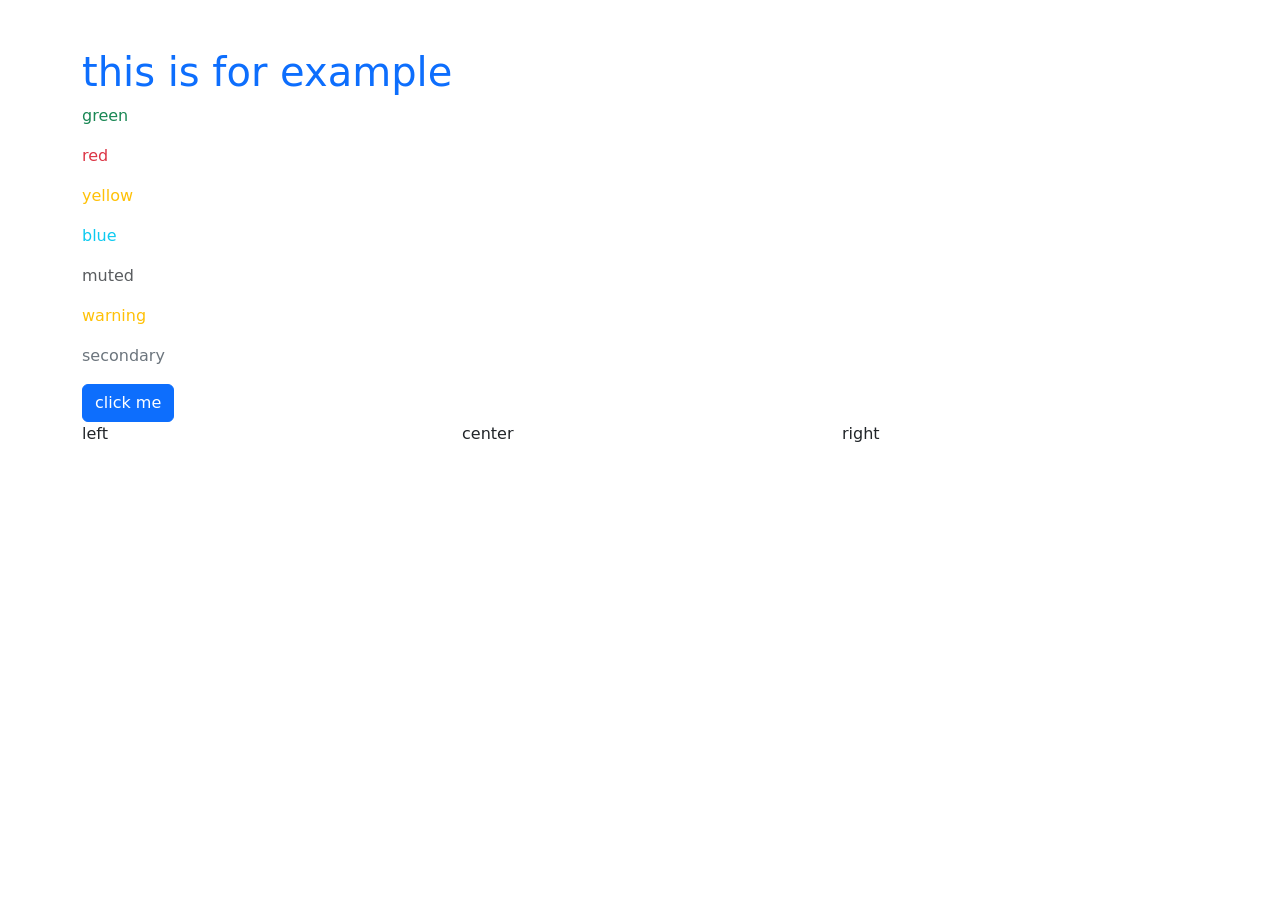
<file: bootstap.html>
<!DOCTYPE html>
<html lang="en">
<head>
    <meta charset="UTF-8">
    <meta name="viewport" content="width=device-width, initial-scale=1.0">
    <title>Bootstrap</title>
    <link href="https://cdn.jsdelivr.net/npm/bootstrap@5.3.8/dist/css/bootstrap.min.css" rel="stylesheet" >
</head>
<body>
    <div class="container mt-5">
        <h1 class="text-primary">this is for example</h1>
        <p class="text-success">green</p>
        <p class="text-danger">red</p>
        <p class="text-warning">yellow</p>
        <p class="text-info">blue</p>
        <p class="text-muted">muted</p>
        <p class="text-warning">warning</p>
        <p class="text-secondary">secondary</p> 
        <button class="btn btn-primary" > click me</button>
    </div>
    <div class="container">
        <div class="row">
            <div class="col-sm-4">left</div>
            <div class="col-md-4">center</div>
            <div class="col-sm-4">right</div>
        </div>
    </div>
    <script src="https://cdn.jsdelivr.net/npm/bootstrap@5.3.8/dist/js/bootstrap.bundle.min.js" ></script>
</body>
</html>
</file>
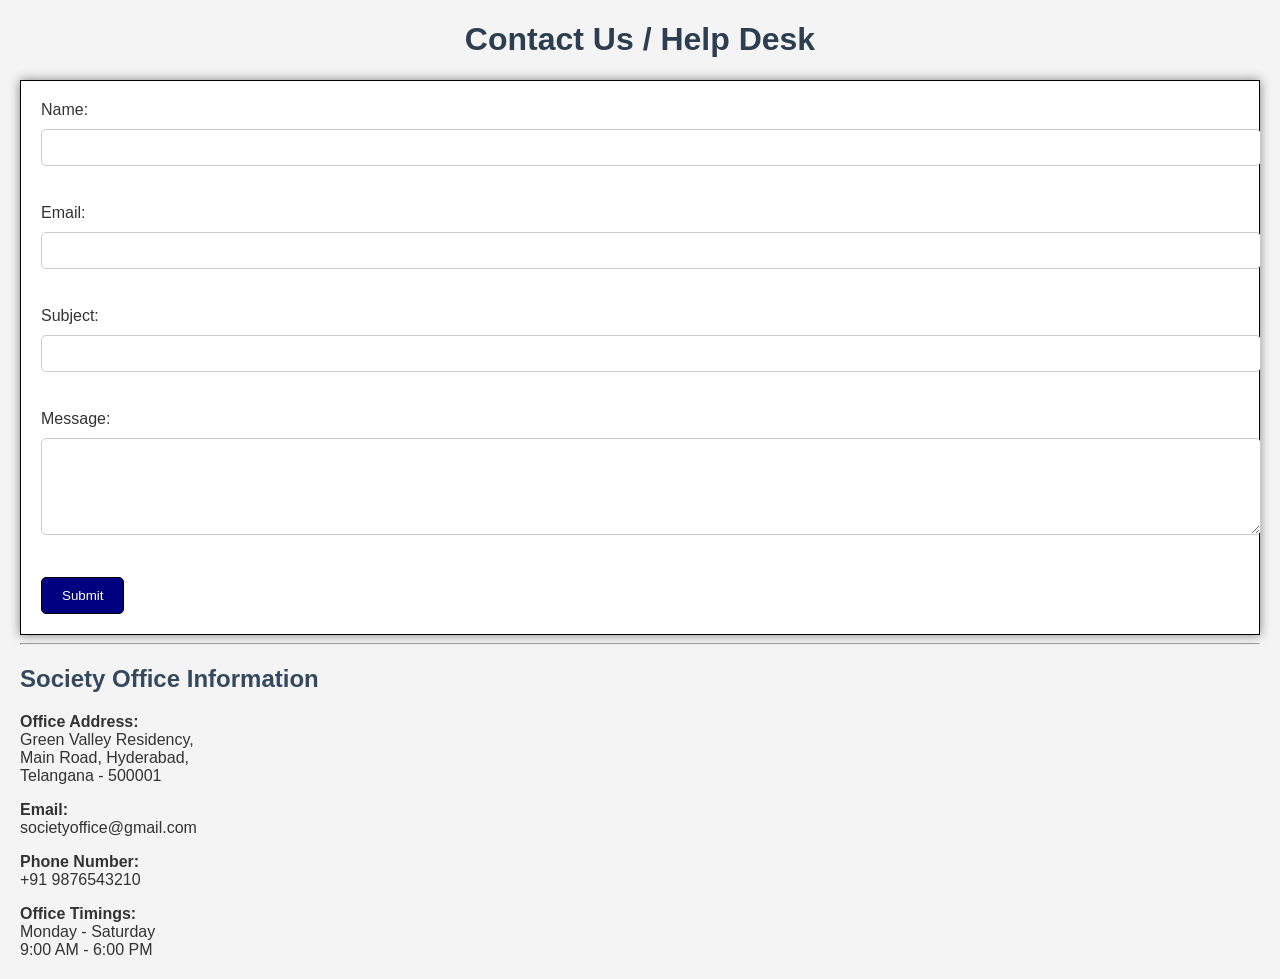
<file: contact.html>
<!DOCTYPE html>
<html lang="en">
<head>
    <meta charset="UTF-8">
    <meta name="viewport" content="width=device-width, initial-scale=1.0">
    <title>Contact / Help Page</title>
    <link rel="stylesheet" href="style.css">
</head>
<body>

    <h1>Contact Us / Help Desk</h1>

    <!-- Contact Form -->
    <form>

        <label for="name">Name:</label><br>
        <input type="text" id="name" name="name" required>
        <br><br>

        <label for="email">Email:</label><br>
        <input type="email" id="email" name="email" required>
        <br><br>

        <label for="subject">Subject:</label><br>
        <input type="text" id="subject" name="subject" required>
        <br><br>

        <label for="message">Message:</label><br>
        <textarea id="message" name="message" rows="5" cols="40" required></textarea>
        <br><br>

        <button type="submit">Submit</button>

    </form>

    <hr>

    <!-- Society Office Information -->
    <h2>Society Office Information</h2>

    <p>
        <strong>Office Address:</strong><br>
        Green Valley Residency,<br>
        Main Road, Hyderabad,<br>
        Telangana - 500001
    </p>

    <p>
        <strong>Email:</strong><br>
        societyoffice@gmail.com
    </p>

    <p>
        <strong>Phone Number:</strong><br>
        +91 9876543210
    </p>

    <p>
        <strong>Office Timings:</strong><br>
        Monday - Saturday<br>
        9:00 AM - 6:00 PM
    </p>

</body>
</html>
</file>
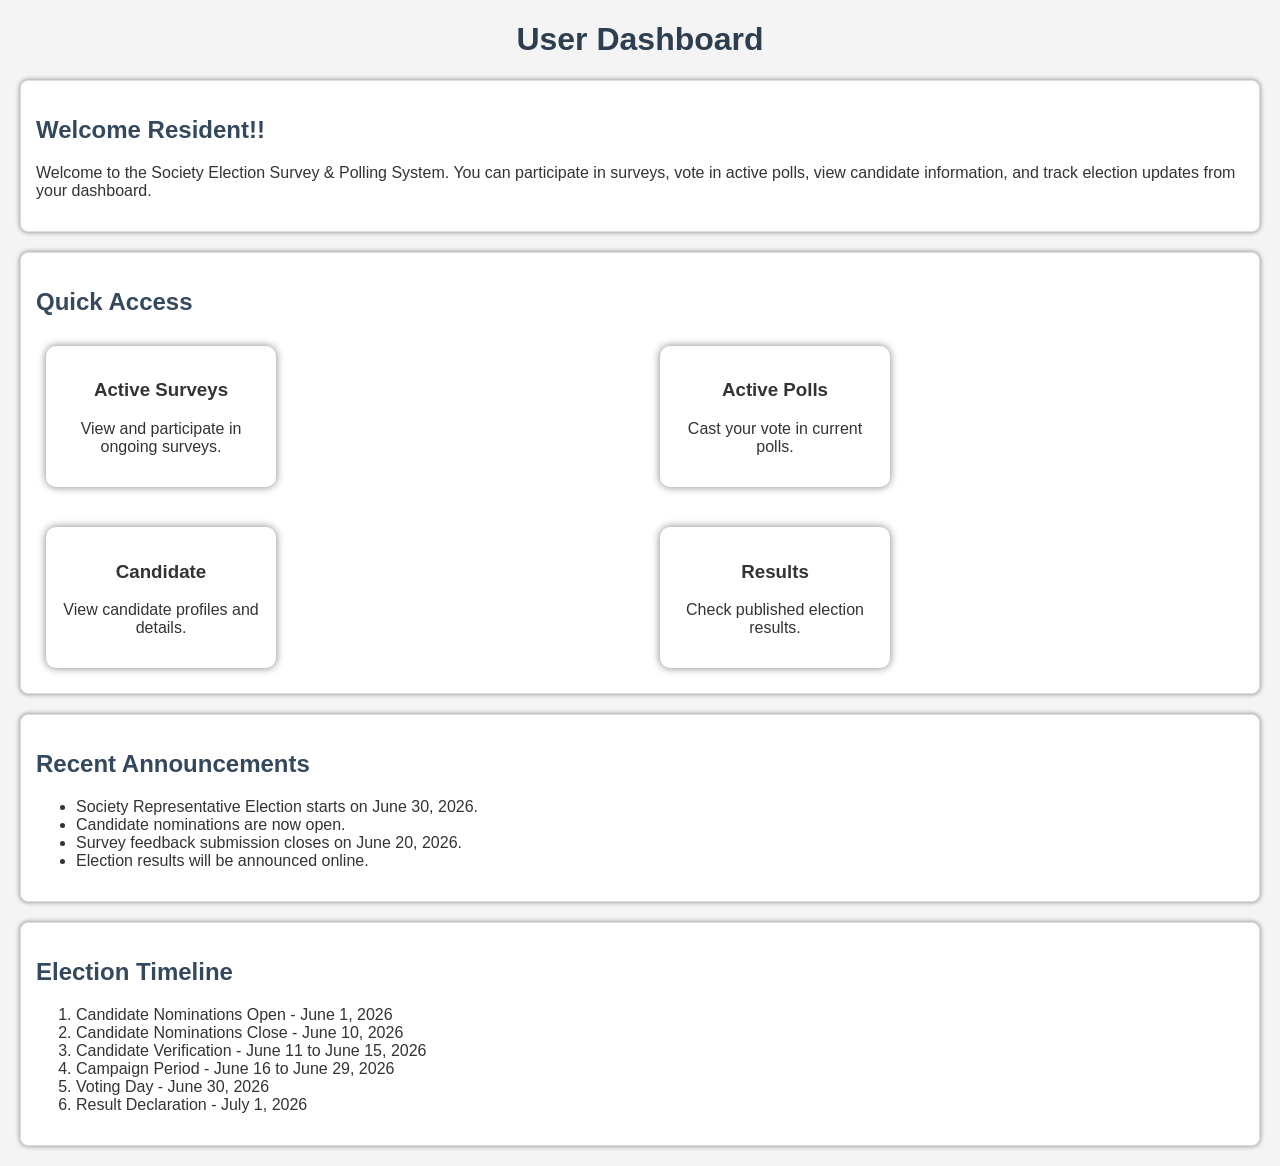
<file: dashboard.html>
<!DOCTYPE html>
<html lang="en">
<head>
    <meta charset="UTF-8">
    <meta name="viewport" content="width=device-width, initial-scale=1.0">
    <title>Dashboard</title>
    <link rel="stylesheet" href="style.css">
</head>
<body>
    <h1>User Dashboard</h1>
    <section>
        <h2>Welcome Resident!!</h2>
        <p> Welcome to the Society Election Survey & Polling System.
        You can participate in surveys, vote in active polls,
        view candidate information, and track election updates
        from your dashboard.</p>
    </section>
    <section>
        <h2>Quick Access</h2>
        <div class="cards-container">
        <div class="card">
            <h3>Active Surveys</h3>
            <p>View and participate in ongoing surveys.</p>
        </div>
        <div class="card">
            <h3>Active Polls</h3>
            <p>Cast your vote in current polls.</p>
        </div>
        <div class="card">
            <h3>Candidate</h3>
            <p>View candidate profiles and details.</p>
        </div>
        <div class="card">
            <h3>Results</h3>
            <p>Check published election results.</p>
        </div>
    </div>
    </section>
    <section>
        <h2>Recent Announcements</h2>
        <ul>
            <li>Society Representative Election starts on June 30, 2026.</li>
            <li>Candidate nominations are now open.</li>
            <li>Survey feedback submission closes on June 20, 2026.</li>
            <li>Election results will be announced online.</li>
        </ul>
    </section>
    <section>
    <h2>Election Timeline</h2>

    <ol>
        <li>Candidate Nominations Open - June 1, 2026</li>
        <li>Candidate Nominations Close - June 10, 2026</li>
        <li>Candidate Verification - June 11 to June 15, 2026</li>
        <li>Campaign Period - June 16 to June 29, 2026</li>
        <li>Voting Day - June 30, 2026</li>
        <li>Result Declaration - July 1, 2026</li>
    </ol>
</section>
</body>
</html>
</file>
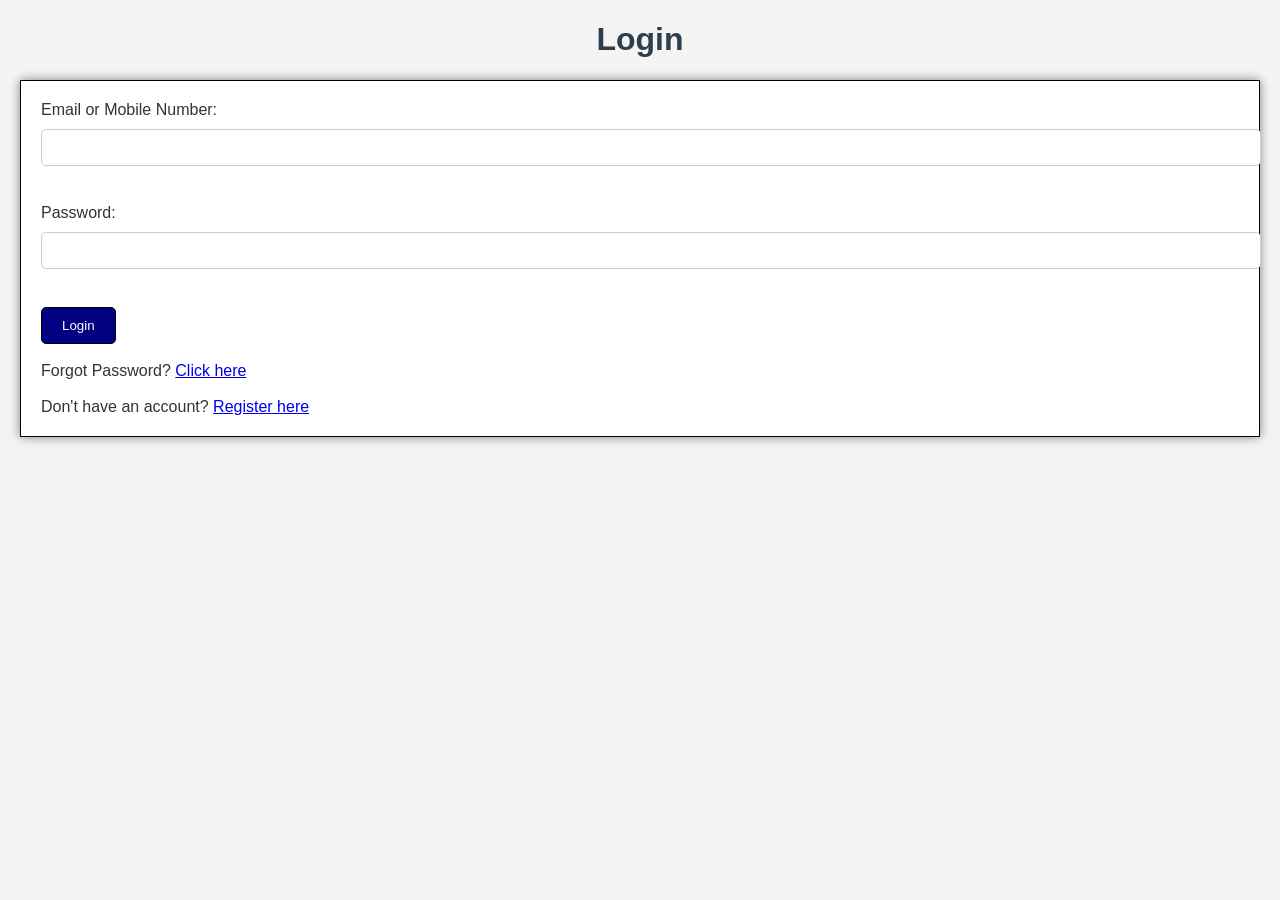
<file: login.html>
<!DOCTYPE html>
<html lang="en">
<head>
    <meta charset="UTF-8">
    <meta name="viewport" content="width=device-width, initial-scale=1.0">
    <title>Login</title>
    <link rel="stylesheet" href="style.css">
</head>
<body>
    <H1>Login </H1>
    <form>
        <label for="email or mobile number">Email or Mobile Number:</label>
        <input type="text" id="emailOrmobile" name="emailOrmobile" required><br><br>
        <label for="password">Password:</label>
        <input type="password" id="password" name="password" required><br><br>
        
        <button type="submit">Login</button><br><br>
        <label for="forgot password">Forgot Password?</label>
        <a href="forgot-password.html">Click here</a><br><br>
        <label for="register">Don't have an account?</label>
        <a href="registration.html">Register here</a>
    </form>
</body>
</html>
</file>
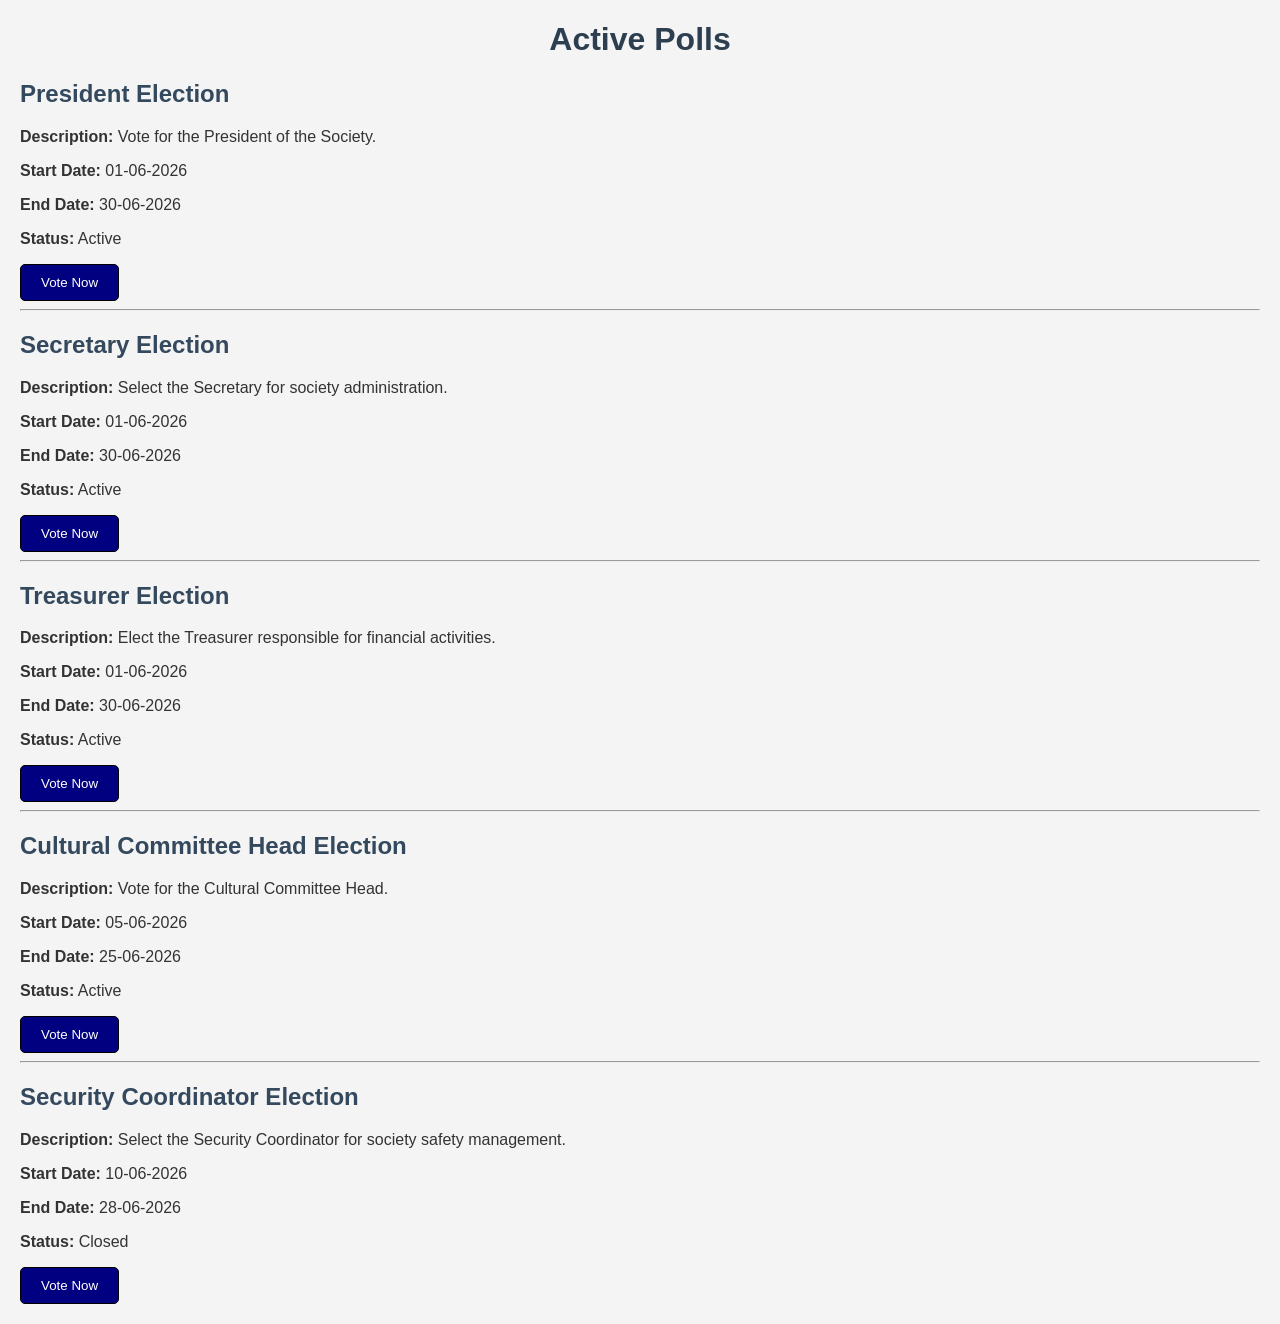
<file: polls.html>
<!DOCTYPE html>
<html lang="en">
<head>
    <meta charset="UTF-8">
    <meta name="viewport" content="width=device-width, initial-scale=1.0">
    <title>Poll Management Page</title>
    <link rel="stylesheet" href="style.css">
</head>
<body>

    <h1>Active Polls</h1>

    <!-- Poll 1 -->
    <div>
        <h2>President Election</h2>
        <p><strong>Description:</strong> Vote for the President of the Society.</p>
        <p><strong>Start Date:</strong> 01-06-2026</p>
        <p><strong>End Date:</strong> 30-06-2026</p>
        <p><strong>Status:</strong> Active</p>
        <button>Vote Now</button>
    </div>

    <hr>

    <!-- Poll 2 -->
    <div>
        <h2>Secretary Election</h2>
        <p><strong>Description:</strong> Select the Secretary for society administration.</p>
        <p><strong>Start Date:</strong> 01-06-2026</p>
        <p><strong>End Date:</strong> 30-06-2026</p>
        <p><strong>Status:</strong> Active</p>
        <button>Vote Now</button>
    </div>

    <hr>

    <!-- Poll 3 -->
    <div>
        <h2>Treasurer Election</h2>
        <p><strong>Description:</strong> Elect the Treasurer responsible for financial activities.</p>
        <p><strong>Start Date:</strong> 01-06-2026</p>
        <p><strong>End Date:</strong> 30-06-2026</p>
        <p><strong>Status:</strong> Active</p>
        <button>Vote Now</button>
    </div>

    <hr>

    <!-- Poll 4 -->
    <div>
        <h2>Cultural Committee Head Election</h2>
        <p><strong>Description:</strong> Vote for the Cultural Committee Head.</p>
        <p><strong>Start Date:</strong> 05-06-2026</p>
        <p><strong>End Date:</strong> 25-06-2026</p>
        <p><strong>Status:</strong> Active</p>
        <button>Vote Now</button>
    </div>

    <hr>

    <!-- Poll 5 -->
    <div>
        <h2>Security Coordinator Election</h2>
        <p><strong>Description:</strong> Select the Security Coordinator for society safety management.</p>
        <p><strong>Start Date:</strong> 10-06-2026</p>
        <p><strong>End Date:</strong> 28-06-2026</p>
        <p><strong>Status:</strong> Closed</p>
        <button>Vote Now</button>
    </div>

</body>
</html>
</file>
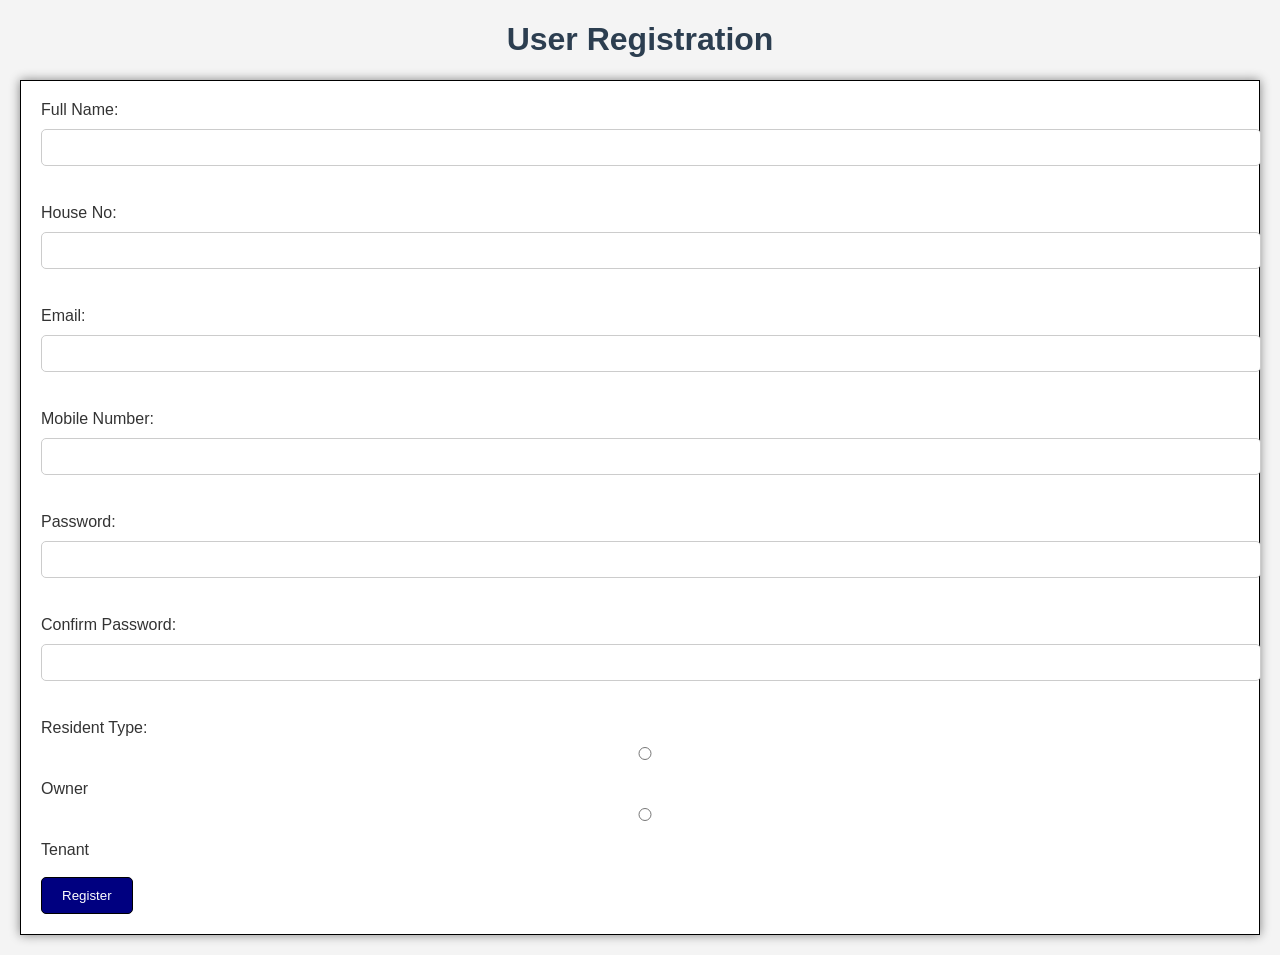
<file: registration.html>
<!DOCTYPE html>
<html lang="en">
<head>
    <meta charset="UTF-8">
    <meta name="viewport" content="width=device-width, initial-scale=1.0">
    <title>registration page</title>
    <link rel="stylesheet" href="style.css">
</head>
<body>
    <h1>User Registration</h1>
    <form>
        <label for="full name">Full Name:</label>
        <input type="text" id="fullname" name="fullname" required><br><br>
        <label for="houseNo">House No:</label>
        <input type="text" id="houseNo" name="houseNo" required><br><br>
        <label for="email">Email:</label>
        <input type="email" id="email" name="email" required><br><br>
        <label for="mobile">Mobile Number:</label>
        <input type="tel" id="mobile" name="mobile" required><br><br>
        <label for="password">Password:</label>
        <input type="password" id="password" name="password" required><br><br>
        <label for="confirmPassword">Confirm Password:</label>
        <input type="password" id="confirmPassword" name="confirmPassword" required><br><br>
        <label>Resident Type:</label>
        <input type="radio" id="owner" name="residentType" value="Owner">
        <label for="owner">Owner</label>

        <input type="radio" id="tenant" name="residentType" value="Tenant">
        <label for="tenant">Tenant</label>
        <br><br>
        <button type="submit">Register</button>
    </form>
</body>
</html>
</file>
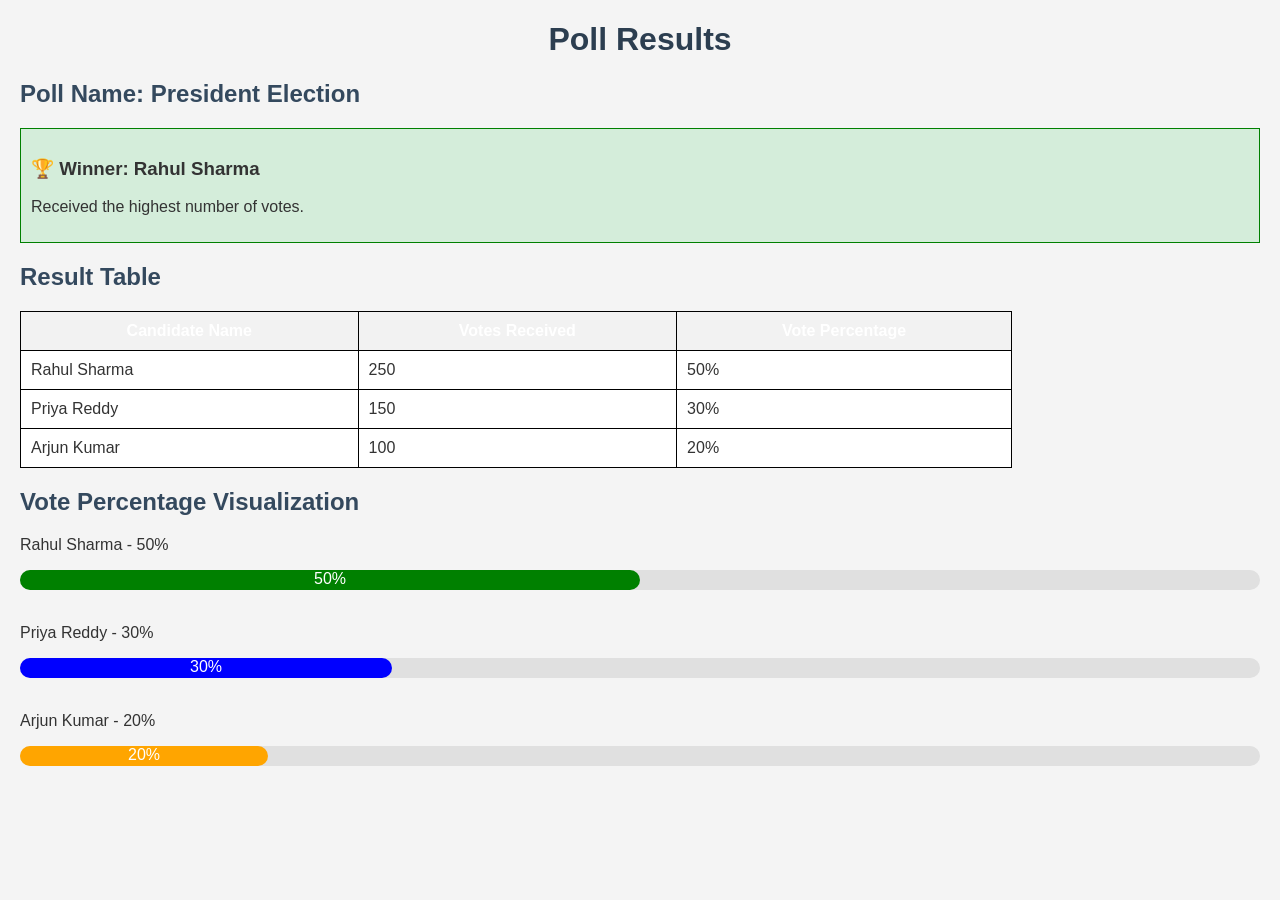
<file: results.html>
<!DOCTYPE html>
<html lang="en">
<head>
    <meta charset="UTF-8">
    <meta name="viewport" content="width=device-width, initial-scale=1.0">
    <title>Poll Results</title>
    <link rel="stylesheet" href="style.css">

    <style>
        table {
            border-collapse: collapse;
            width: 80%;
        }

        table, th, td {
            border: 1px solid black;
            padding: 10px;
        }

        th {
            background-color: #f2f2f2;
        }

        .winner {
            background-color: #d4edda;
            padding: 10px;
            margin-bottom: 20px;
            border: 1px solid green;
        }

        .progress-container {
            width: 100%;
            background-color: #e0e0e0;
            height: 20px;
        }

        .progress-bar {
            height: 20px;
            color: white;
            text-align: center;
        }

        .candidate1 {
            width: 50%;
            background-color: green;
        }

        .candidate2 {
            width: 30%;
            background-color: blue;
        }

        .candidate3 {
            width: 20%;
            background-color: orange;
        }
    </style>
</head>
<body>

    <h1>Poll Results</h1>

    <h2>Poll Name: President Election</h2>

    <div class="winner">
        <h3>🏆 Winner: Rahul Sharma</h3>
        <p>Received the highest number of votes.</p>
    </div>

    <h2>Result Table</h2>

    <table>
        <tr>
            <th>Candidate Name</th>
            <th>Votes Received</th>
            <th>Vote Percentage</th>
        </tr>

        <tr>
            <td>Rahul Sharma</td>
            <td>250</td>
            <td>50%</td>
        </tr>

        <tr>
            <td>Priya Reddy</td>
            <td>150</td>
            <td>30%</td>
        </tr>

        <tr>
            <td>Arjun Kumar</td>
            <td>100</td>
            <td>20%</td>
        </tr>
    </table>

    <h2>Vote Percentage Visualization</h2>

    <p>Rahul Sharma - 50%</p>
    <div class="progress-container">
        <div class="progress-bar candidate1">50%</div>
    </div>

    <br>

    <p>Priya Reddy - 30%</p>
    <div class="progress-container">
        <div class="progress-bar candidate2">30%</div>
    </div>

    <br>

    <p>Arjun Kumar - 20%</p>
    <div class="progress-container">
        <div class="progress-bar candidate3">20%</div>
    </div>

</body>
</html>
</file>
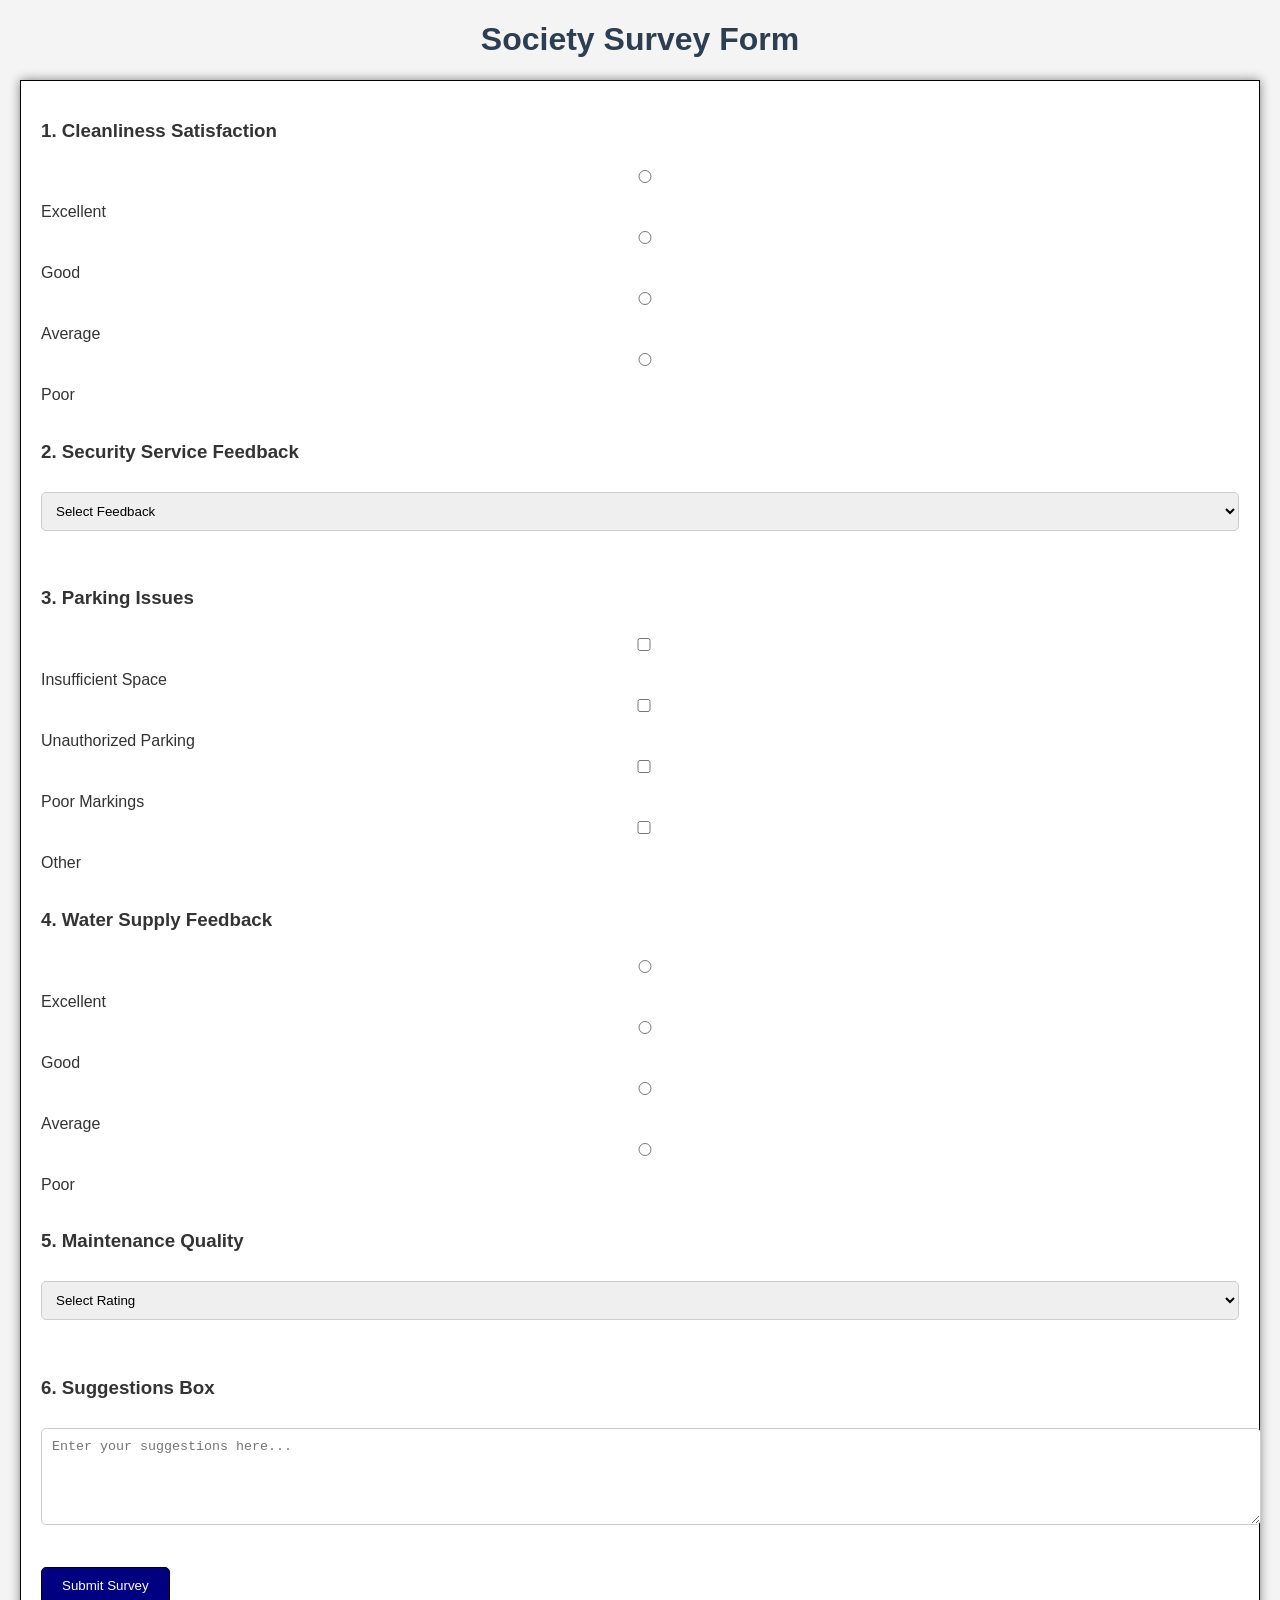
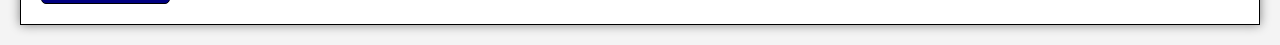
<file: survey.html>
<!DOCTYPE html>
<html lang="en">
<head>
    <meta charset="UTF-8">
    <meta name="viewport" content="width=device-width, initial-scale=1.0">
    <title>Society Survey Page</title>
    <link rel="stylesheet" href="style.css">
</head>
<body>

    <h1>Society Survey Form</h1>

    <form>

        <!-- Cleanliness Satisfaction - Radio Buttons -->
        <h3>1. Cleanliness Satisfaction</h3>

        <input type="radio" name="cleanliness" value="Excellent"> Excellent
        <input type="radio" name="cleanliness" value="Good"> Good
        <input type="radio" name="cleanliness" value="Average"> Average
        <input type="radio" name="cleanliness" value="Poor"> Poor

        <br><br>

        <!-- Security Service Feedback - Dropdown -->
        <h3>2. Security Service Feedback</h3>

        <select name="security">
            <option value="">Select Feedback</option>
            <option>Excellent</option>
            <option>Good</option>
            <option>Average</option>
            <option>Poor</option>
        </select>

        <br><br>

        <!-- Parking Issues - Checkboxes -->
        <h3>3. Parking Issues</h3>

        <input type="checkbox" name="parking" value="Insufficient Space"> Insufficient Space
        <br>

        <input type="checkbox" name="parking" value="Unauthorized Parking"> Unauthorized Parking
        <br>

        <input type="checkbox" name="parking" value="Poor Markings"> Poor Markings
        <br>

        <input type="checkbox" name="parking" value="Other"> Other

        <br><br>

        <!-- Water Supply Feedback - Radio Buttons -->
        <h3>4. Water Supply Feedback</h3>

        <input type="radio" name="water" value="Excellent"> Excellent
        <input type="radio" name="water" value="Good"> Good
        <input type="radio" name="water" value="Average"> Average
        <input type="radio" name="water" value="Poor"> Poor

        <br><br>

        <!-- Maintenance Quality - Dropdown -->
        <h3>5. Maintenance Quality</h3>

        <select name="maintenance">
            <option value="">Select Rating</option>
            <option>Excellent</option>
            <option>Good</option>
            <option>Average</option>
            <option>Poor</option>
        </select>

        <br><br>

        <!-- Suggestions Box - Textarea -->
        <h3>6. Suggestions Box</h3>

        <textarea name="suggestions" rows="5" cols="50"
            placeholder="Enter your suggestions here..."></textarea>

        <br><br>

        <!-- Submit Button -->
        <button type="submit">Submit Survey</button>

    </form>

</body>
</html>
</file>
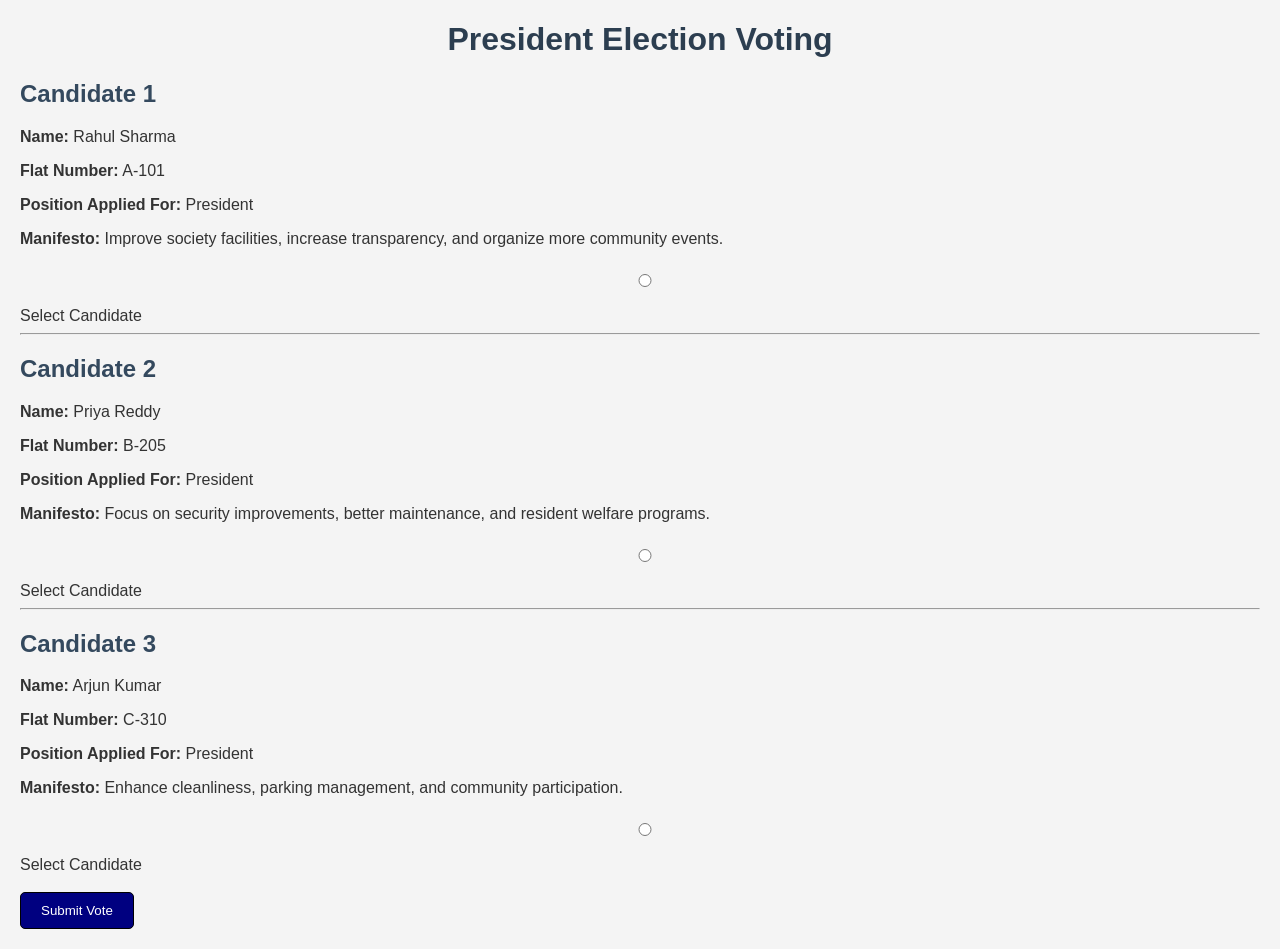
<file: vote.html>
<!DOCTYPE html>
<html lang="en">
<head>
    <meta charset="UTF-8">
    <meta name="viewport" content="width=device-width, initial-scale=1.0">
    <title>Voting Page</title>
    <link rel="stylesheet" href="style.css">
</head>
<body>

    <h1>President Election Voting</h1>

    <!-- Candidate 1 -->
    <div>
        <h2>Candidate 1</h2>

        <p><strong>Name:</strong> Rahul Sharma</p>
        <p><strong>Flat Number:</strong> A-101</p>
        <p><strong>Position Applied For:</strong> President</p>

        <p>
            <strong>Manifesto:</strong>
            Improve society facilities, increase transparency,
            and organize more community events.
        </p>

        <input type="radio" name="candidate" value="Rahul Sharma">
        Select Candidate
    </div>

    <hr>

    <!-- Candidate 2 -->
    <div>
        <h2>Candidate 2</h2>

        <p><strong>Name:</strong> Priya Reddy</p>
        <p><strong>Flat Number:</strong> B-205</p>
        <p><strong>Position Applied For:</strong> President</p>

        <p>
            <strong>Manifesto:</strong>
            Focus on security improvements, better maintenance,
            and resident welfare programs.
        </p>

        <input type="radio" name="candidate" value="Priya Reddy">
        Select Candidate
    </div>

    <hr>

    <!-- Candidate 3 -->
    <div>
        <h2>Candidate 3</h2>

        <p><strong>Name:</strong> Arjun Kumar</p>
        <p><strong>Flat Number:</strong> C-310</p>
        <p><strong>Position Applied For:</strong> President</p>

        <p>
            <strong>Manifesto:</strong>
            Enhance cleanliness, parking management,
            and community participation.
        </p>

        <input type="radio" name="candidate" value="Arjun Kumar">
        Select Candidate
    </div>

    <br>

    <button type="submit">Submit Vote</button>

</body>
</html>
</file>
<file: style.css>
body{
    font-family: Arial, sans-serif;
    margin: 20px;
    background-color: #f4f4f4;
    color:#333;
}
header{
   display:flex;
   align-items:center;
   justify-content:center;
   gap:15px;
}
header img{
    width:120px;
    height:100px;
    border-radius:50;
}
header h1{
    margin:0;
}
h1{
    text-align:center;
    color:#2c3e50;
}
h2{
    color:#34495e;
}
nav{
    background-color:rgb(192, 206, 255);
    padding:10px;
    border-radius:8px;
}
nav ul{
    list-style-type:none;
    display:flex;
    justify-content:center;
    gap:20px;
    padding:0;
}
nav ul li{
    margin-right:10px;
}
nav ul li a{
    text-decoration:none;
    color:#2c3e50;
    font-weight:bold;
}
nav ul li a:hover{
    color:yellow;
}
form{
    background-color:white;
    padding:20px;
    border:1px solid black;
    box-shadow:0px 0px 10px gray;
}
input,select,textarea{
    width:100%;
    padding:10px;
    margin-top:10px;
    margin-bottom:20px;
    border:1px solid #ccc;
    border-radius:5px;
}
input:focus,
select:focus,
textarea:focus{
    border:2px solid navy;
}
button{
    background-color:navy;
    color:white;
    padding:10px 20px;
    border:1px solid black;
    border-radius:5px;
}
button:hover{
    background-color:darkblue;
}
table {
    width: 100%;
    border-collapse: collapse;
    background-color: white;
}

table, th, td {
    border: 1px solid black;
}

th {
    background-color: navy;
    color: white;
}

th, td {
    padding: 8px;
}
section {
    margin-bottom: 20px;
    padding: 15px;
    border: 1px solid #ddd;
    background-color: white;
    border-radius: 8px;
    box-shadow: 0px 0px 5px gray;
}
img{
    border-radius:50%;
    border:2px solid #ccc;
}
.card {
    width: 200px;
    display: inline-block;
    margin: 10px;
    padding: 15px;
    background-color: white;
    border-radius: 10px;
    box-shadow: 0px 0px 8px gray;
    text-align: center;
}
.cards-container{
    display:grid;
    grid-template-columns:repeat(2,1fr);
    gap:20px;
}
.candidate-container{
    display:grid;
    grid-template-columns:repeat(3,1fr);
    gap:20px;
}
.winner {
    background-color: lightgreen;
    border: 1px solid green;
    padding: 10px;
}
.progress-container {
    width: 100%;
    background-color: #ddd;
    border-radius: 10px;
}

.progress-bar {
    height: 20px;
    color: white;
    text-align: center;
    border-radius: 10px;
}
.candidate1 {
    width: 50%;
    background-color: green;
}

.candidate2 {
    width: 30%;
    background-color: blue;
}

.candidate3 {
    width: 20%;
    background-color: orange;
}
@media screen and (max-width:768px){
    body{
        margin:10px;
    }
     nav ul{
        flex-direction:column;
        align-items:center;
    }

    nav ul li{
        margin:10px 0;
    }
    .card{
        width:90%;
        display:block;
        margin:10px auto;
    }
    .cards-container,.candidate-container{
        grid-template-columns:1fr;
    }
    table{
        font-size:14px;
    }
    button{
        width:100%;
        
    }
    img{
        width:120px;
        height:auto;
    }
}
</file>
